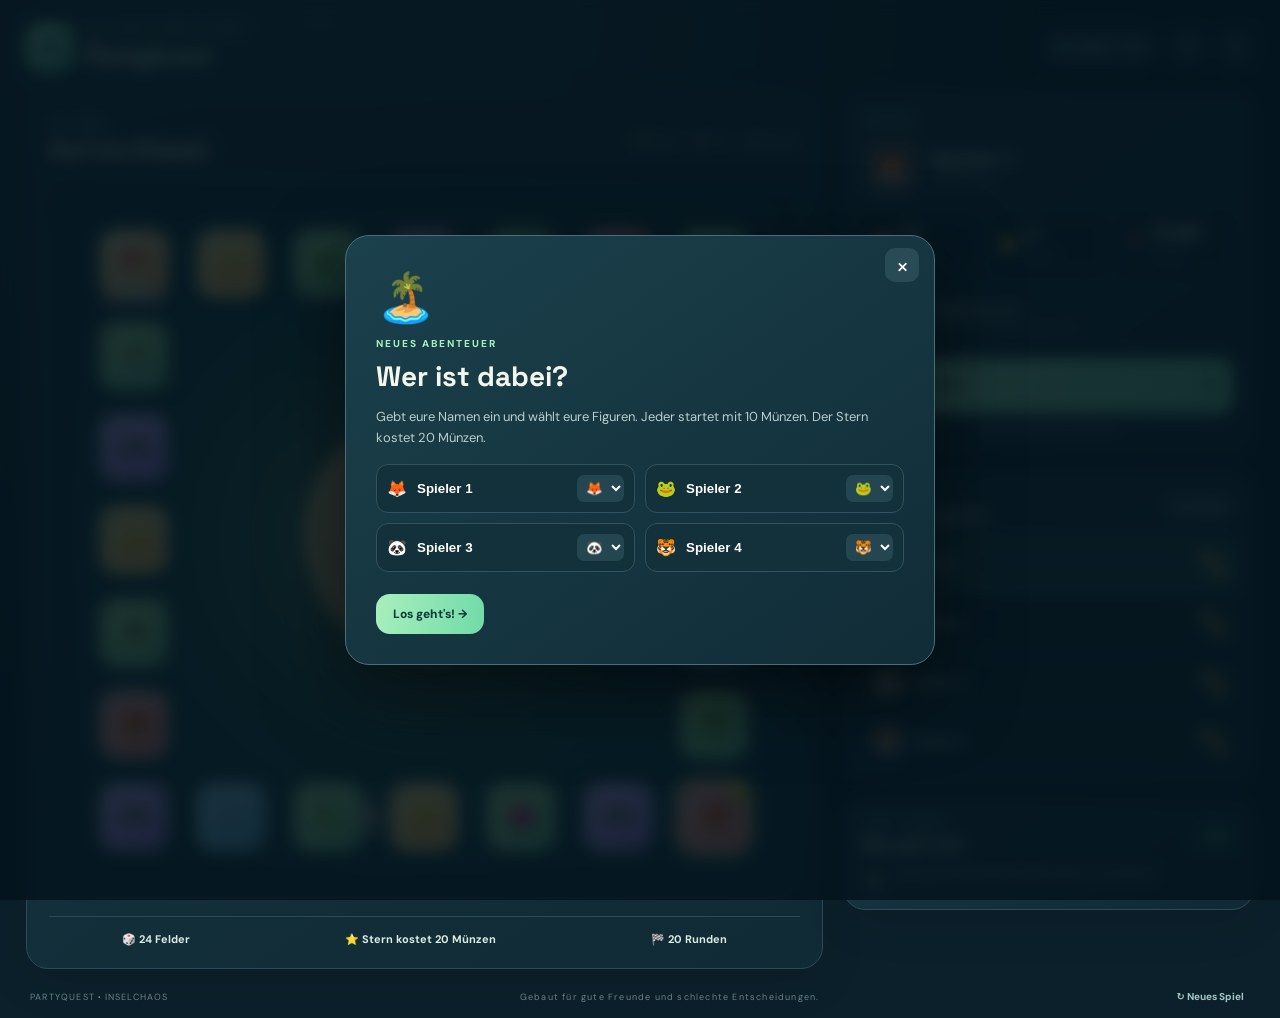
<file: index.html>
<!doctype html>
<html lang="de">
<head>
  <meta charset="utf-8">
  <meta name="viewport" content="width=device-width, initial-scale=1, viewport-fit=cover">
  <meta name="theme-color" content="#102d3a">
  <title>PartyQuest – Inselchaos</title>
  <link rel="stylesheet" href="styles.css">
</head>
<body>
  <div class="app-shell">
    <header class="topbar">
      <div class="brand">
        <div class="brand-mark">PQ</div>
        <div><div class="eyebrow">DAS PARTY-BRETT-SPIEL</div><h1>Party<span>Quest</span></h1></div>
      </div>
      <div class="top-actions">
        <div class="round-pill"><span class="live-dot"></span><span id="roundLabel">Runde 1 / 20</span></div>
        <button class="icon-button" id="rulesBtn" aria-label="Regeln">?</button>
        <button class="icon-button" id="soundBtn" aria-label="Sound umschalten">♫</button>
      </div>
    </header>

    <main class="layout">
      <section class="board-panel panel">
        <div class="section-heading">
          <div><div class="eyebrow">DIE INSEL</div><h2>Auf ins Chaos!</h2></div>
          <div class="legend"><span><i class="legend-dot coin-dot"></i>Münzen</span><span><i class="legend-dot star-dot"></i>Stern</span><span><i class="legend-dot game-dot"></i>Minispiel</span></div>
        </div>
        <div class="board-wrap">
          <div class="island-decor decor-one">🌴</div><div class="island-decor decor-two">🌊</div><div class="island-decor decor-three">🪨</div>
          <div id="board" class="board" aria-label="Spielbrett"></div>
          <div class="board-center">
            <div class="center-sun">☀️</div>
            <div class="center-title">INSEL<br>CHAOS</div>
            <div class="center-sub">ROLL · MOVE · PARTY</div>
            <div class="center-treasure">🏝️</div>
          </div>
        </div>
        <div class="board-footer"><span>🎲 <b>24 Felder</b></span><span>⭐ <b>Stern kostet 20 Münzen</b></span><span>🏁 <b>20 Runden</b></span></div>
      </section>

      <aside class="sidebar">
        <section class="panel current-panel">
          <div class="eyebrow">AM ZUG</div>
          <div class="current-player">
            <div id="activeAvatar" class="avatar large">🦊</div>
            <div class="player-info"><h2 id="activeName">Spieler 1</h2><div id="activeStatus" class="muted">Bereit für den Zug?</div></div>
          </div>
          <div class="stats-row">
            <div class="stat-box"><span class="stat-icon">🪙</span><div><strong id="activeCoins">10</strong><small>Münzen</small></div></div>
            <div class="stat-box"><span class="stat-icon">⭐</span><div><strong id="activeStars">0</strong><small>Sterne</small></div></div>
            <div class="stat-box"><span class="stat-icon">📍</span><div><strong id="activePosition">START</strong><small>Position</small></div></div>
          </div>
          <div class="dice-area">
            <div id="dice" class="dice">⚀</div>
            <div class="dice-copy"><strong id="diceTitle">Würfel bereit?</strong><span id="diceText">Würfle und entdecke dein Feld.</span></div>
          </div>
          <button id="rollBtn" class="primary-button"><span>🎲</span> Würfeln <span class="button-arrow">→</span></button>
          <div id="turnHint" class="turn-hint">Jeder Zug kann alles ändern.</div>
        </section>

        <section class="panel players-panel">
          <div class="section-heading compact"><div><div class="eyebrow">DIE CREW</div><h3>Spielerübersicht</h3></div><span class="mini-badge">4 PLAYERS</span></div>
          <div id="playerList" class="player-list"></div>
        </section>

        <section class="panel feed-panel">
          <div class="section-heading compact"><div><div class="eyebrow">LIVE-TICKER</div><h3>Was geht ab?</h3></div><span class="live-label">LIVE</span></div>
          <div id="eventLog" class="event-log" aria-live="polite"></div>
        </section>
      </aside>
    </main>

    <footer class="bottom-bar"><span>PARTYQUEST <b>·</b> INSELCHAOS</span><span>Gebaut für gute Freunde und schlechte Entscheidungen.</span><button id="restartBtn" class="text-button">↻ Neues Spiel</button></footer>
  </div>

  <div id="overlay" class="overlay hidden" role="dialog" aria-modal="true">
    <div id="modal" class="modal">
      <button id="closeModal" class="modal-close" aria-label="Schließen">×</button>
      <div id="modalContent"></div>
    </div>
  </div>
  <script src="app.js"></script>
</body>
</html>
</file>
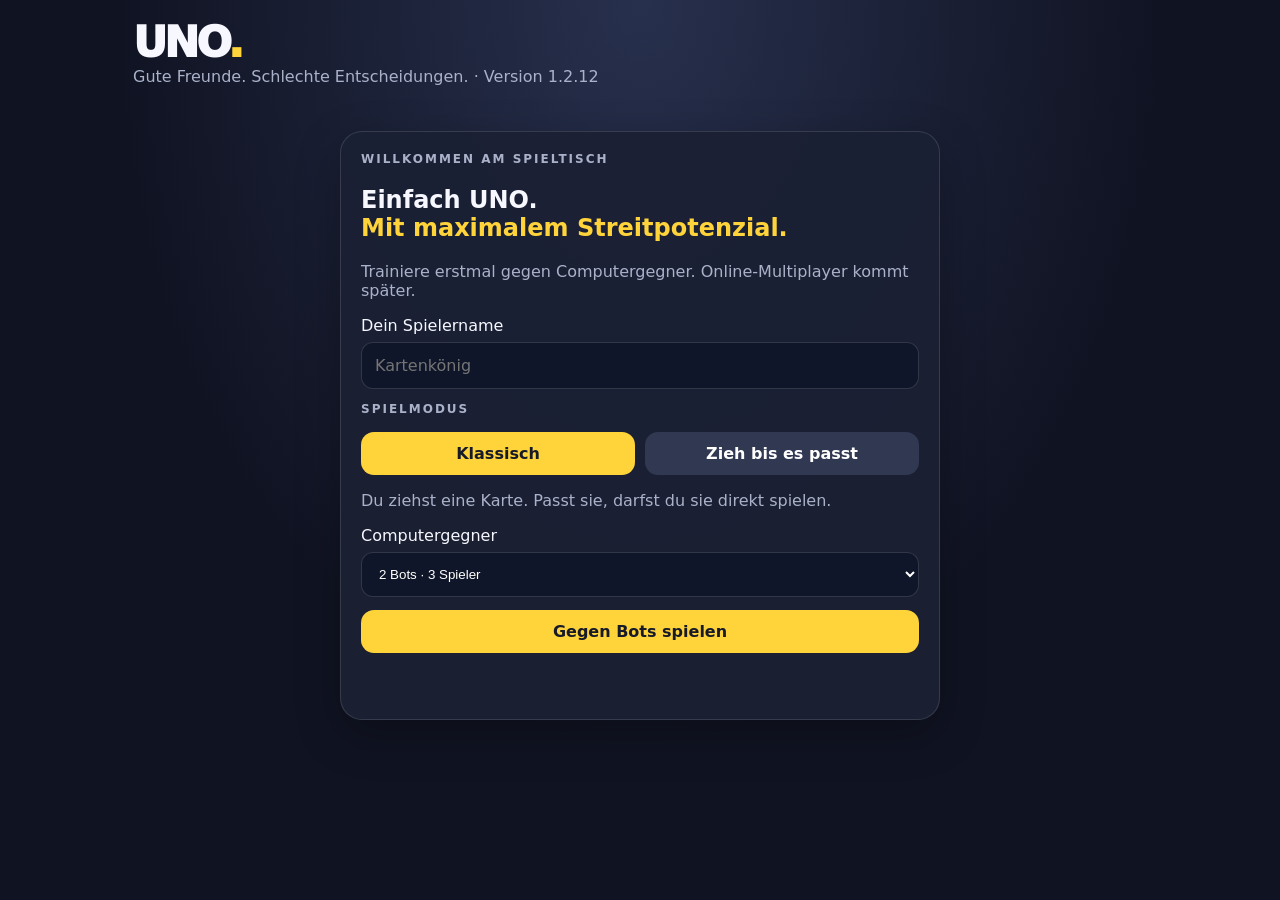
<file: uno/index.html>
<!doctype html><html lang="de"><head><meta charset="utf-8"><meta name="viewport" content="width=device-width,initial-scale=1,maximum-scale=1,user-scalable=no"><meta name="theme-color" content="#101322"><title>UNO</title><style>
:root{--bg:#101322;--panel:#1b2034;--muted:#aab2ca;--white:#f7f8ff;--accent:#ffd43b}*{box-sizing:border-box}body{margin:0;background:radial-gradient(ellipse at top,#27304d,#101322 58%);color:var(--white);font-family:system-ui,Arial,sans-serif;min-height:100vh}button,input{font:inherit}button{border:0;border-radius:13px;padding:12px 16px;font-weight:850;cursor:pointer;background:#f4f5fb;color:#171a29}button:disabled{opacity:.35;cursor:not-allowed}.primary{background:var(--accent)}.ghost{background:#303852;color:white}.wrap{max-width:1050px;margin:auto;padding:18px}.top{display:flex;justify-content:space-between;align-items:center}.logo{font-size:42px;font-weight:1000;letter-spacing:-3px}.logo span{color:var(--accent)}.tag,.muted{color:var(--muted)}.panel{background:#1b2034eF;border:1px solid #ffffff20;border-radius:22px;padding:20px;box-shadow:0 15px 45px #0004}.screen{display:none}.screen.active{display:block}.home{max-width:600px;margin:45px auto}.field{display:grid;gap:7px;margin:13px 0}.field input{background:#101629;border:1px solid #ffffff24;border-radius:12px;padding:13px;color:white;width:100%}.mode{display:flex;gap:10px;margin:16px 0}.mode button{flex:1;background:#303852;color:white}.mode button.selected{background:var(--accent);color:#171a29}.row{display:flex;gap:10px;flex-wrap:wrap}.row>*{flex:1}.section{font-size:12px;text-transform:uppercase;letter-spacing:2px;color:var(--muted);font-weight:900}.roomcode{font-size:30px;letter-spacing:8px;font-weight:1000;color:var(--accent)}.table{margin:20px 0;padding:16px;border-radius:22px;background:linear-gradient(135deg,#202943,#161b2c);min-height:230px}.players{display:flex;justify-content:center;gap:10px;flex-wrap:wrap}.player{padding:10px 14px;background:#303852;border-radius:12px;min-width:95px;text-align:center;border:2px solid transparent}.player.current{border-color:var(--accent);background:#45432e}.player small{display:block;color:#c2c8da}.center{display:flex;align-items:center;justify-content:center;gap:30px;flex-wrap:wrap;margin:22px 0}.card{width:84px;height:124px;border:4px solid white;border-radius:14px;display:flex;align-items:center;justify-content:center;position:relative;color:white;font-size:31px;font-weight:1000;text-shadow:1px 2px 3px #0008;box-shadow:0 5px 12px #0006;flex-shrink:0;cursor:pointer}.card:before{content:'';position:absolute;inset:8px;border:2px solid #ffffff9a;border-radius:50%;transform:rotate(-25deg) scale(.78)}.card span{z-index:1}.red{background:#ed344c}.blue{background:#2878e8}.green{background:#18a66a}.yellow{background:#f3c928;color:#282313;text-shadow:none}.wild{background:conic-gradient(#ed344c 0 25%,#2878e8 0 50%,#18a66a 0 75%,#f3c928 0)}.back{background:linear-gradient(135deg,#5c42c9,#21154f);cursor:default}.back:after{content:'UNO';z-index:1;background:#e93b52;border:3px solid white;border-radius:50%;padding:5px;font-size:19px;transform:rotate(-25deg)}.back:before{display:none}.smallcard{width:58px;height:87px;font-size:23px;border-width:3px}.smallcard:before{inset:5px}.hand{display:flex;justify-content:center;align-items:flex-end;gap:4px;flex-wrap:wrap;min-height:120px;padding:12px 0}.hand .card{margin-left:-9px}.hand .card:first-child{margin-left:0}.hand .card:hover{transform:translateY(-10px)}.actions{display:flex;justify-content:center;gap:10px;flex-wrap:wrap;margin:12px 0}.status{text-align:center;color:var(--muted);min-height:24px}.modal{position:fixed;inset:0;background:#050713df;display:none;align-items:center;justify-content:center;padding:20px;z-index:10}.modal.show{display:flex}.modalbox{width:min(440px,100%);text-align:center}.colors{display:flex;gap:10px;justify-content:center;margin:20px 0}.colors button{width:65px;height:65px;border-radius:50%;border:4px solid white}.redbg{background:#ed344c}.bluebg{background:#2878e8}.greenbg{background:#18a66a}.yellowbg{background:#f3c928}.toast{position:fixed;bottom:18px;left:50%;transform:translateX(-50%);background:#fff;color:#171a29;padding:12px 18px;border-radius:12px;font-weight:850;display:none;z-index:20;max-width:90%;text-align:center}.toast.show{display:block}@media(max-width:600px){.wrap{padding:12px}.home{margin:22px auto}.card{width:66px;height:98px;font-size:26px}.smallcard{width:51px;height:76px;font-size:20px}.center{gap:18px}.panel{padding:15px}}
</style></head><body><div class="wrap"><header class="top"><div><div class="logo">UNO<span>.</span></div><div class="tag">Gute Freunde. Schlechte Entscheidungen. · Version 1.2.12</div></div><button class="ghost" id="homeBtn" style="display:none" onclick="leaveGame()">Menü</button></header>
<section id="home" class="screen active"><div class="panel home"><div class="section">Willkommen am Spieltisch</div><h1>Einfach UNO.<br><span style="color:var(--accent)">Mit maximalem Streitpotenzial.</span></h1><p class="muted">Trainiere erstmal gegen Computergegner. Online-Multiplayer kommt später.</p><div class="field"><label>Dein Spielername</label><input id="name" maxlength="16" placeholder="Kartenkönig"></div><div class="section">Spielmodus</div><div class="mode"><button id="modeClassic" class="selected" onclick="setMode('classic')">Klassisch</button><button id="modeDraw" onclick="setMode('draw')">Zieh bis es passt</button></div><p id="modeText" class="muted">Du ziehst eine Karte. Passt sie, darfst du sie direkt spielen.</p><div class="field"><label>Computergegner</label><select id="botCount" style="background:#101629;border:1px solid #ffffff24;border-radius:12px;padding:13px;color:white;width:100%"><option value="1">1 Bot · 2 Spieler</option><option value="2" selected>2 Bots · 3 Spieler</option><option value="3">3 Bots · 4 Spieler</option></select></div><button class="primary" style="width:100%" onclick="const s=document.getElementById('homeStatus');let syntax='';try{new Function(document.scripts[0].textContent);syntax='Syntax: OK'}catch(e){syntax='Syntaxfehler: '+(e&&e.message?e.message:String(e))}const d='Hauptskript: '+(window.__unoMainScriptReached?'geladen':'NICHT geladen')+' · Startfunktion: '+typeof window.startBotGame+' · Bootstrap: '+String(window.__unoScriptReached)+' · '+syntax;s.textContent=d;if(window.__unoMainScriptReached&&typeof window.startBotGame==='function'){try{window.startBotGame()}catch(e){s.textContent=d+' · Fehler: '+(e&&e.message?e.message:String(e));console.error(e)}}else{s.textContent=d+' · Hauptskript fehlt; Start wird nicht ausgeführt.'}">Gegen Bots spielen</button><p id="homeStatus" class="muted" role="status" aria-live="polite" style="min-height:20px;font-size:13px"></p></div></section>
<section id="lobby" class="screen"><div class="panel home"><div class="section">Warteraum</div><h2>Raumcode</h2><div id="roomCode" class="roomcode"></div><p class="muted">Schick den Code an deine Mitspieler.</p><div id="lobbyPlayers" class="players"></div><p id="lobbyStatus" class="status"></p><button id="startBtn" class="primary" style="width:100%" onclick="startGame()">Spiel starten</button><button class="ghost" style="width:100%;margin-top:9px" onclick="leaveGame()">Verlassen</button></div></section>
<section id="game" class="screen"><div class="row"><div><div class="section">Spielmodus</div><b id="gameMode"></b></div><div style="text-align:right"><div class="section">Raum</div><b id="gameCode"></b></div></div><div class="table"><div id="opponents" class="players"></div><div class="center"><div><div class="section" style="text-align:center">Ablagestapel</div><div id="topCard" class="card red"><span>7</span></div></div><div><div class="section" style="text-align:center">Ziehstapel</div><div class="card back"></div><div id="deckCount" class="status"></div></div></div><div id="turnStatus" class="status"></div></div><div class="section">Deine Karten <span id="handCount"></span></div><div id="hand" class="hand"></div><div class="actions"><button class="primary" id="drawBtn" onclick="drawCard()">Karte ziehen</button><button class="ghost" id="passBtn" onclick="passTurn()" style="display:none">Zug beenden</button><button class="ghost" id="unoBtn" onclick="callUno()">UNO!</button><button class="danger" id="catchBtn" onclick="catchUno()" style="display:none">UNO vergessen!</button></div><div id="gameMessage" class="status"></div></section></div>
<div id="colorModal" class="modal"><div class="panel modalbox"><h2>Farbe wählen</h2><p class="muted">Welche Farbe soll gelten?</p><div class="colors"><button class="redbg" onclick="chooseColor('red')"></button><button class="bluebg" onclick="chooseColor('blue')"></button><button class="greenbg" onclick="chooseColor('green')"></button><button class="yellowbg" onclick="chooseColor('yellow')"></button></div></div></div>
<div id="endModal" class="modal"><div class="panel modalbox"><div class="section">Runde beendet</div><h1 id="winnerTitle"></h1><p id="winnerText" class="muted"></p><button class="primary" onclick="closeEnd()">Zurück zur Lobby</button></div></div><div id="toast" class="toast"></div>
<script>window.__unoScriptReached='bootstrap';window.startBotGame=function(){const status=document.getElementById('homeStatus');try{if(!status)throw new Error('Statusfeld fehlt');status.textContent='Spielstart-Funktion läuft …';myName=$('name').value.trim()||'Spieler';localGame=true;host=true;peer?.destroy();peer=null;hostConn=null;connections={};myId='local-human';room='LOKAL';players=[makePlayer(myId,myName)];const count=Math.max(1,Math.min(3,Number($('botCount').value)||2));for(let i=1;i<=count;i++)players.push(makePlayer('bot-'+i,'Bot '+i));const deck=newDeck();players.forEach(p=>{p.hand=deck.splice(0,7);p.saidUno=false});let first=deck.shift();while(first.color==='wild'){deck.push(first);first=deck.shift()}state={deck,discard:[first],currentColor:first.color,turn:0,direction:1,mode,players:players.map(p=>p.id),pending:null,drawn:false,drawCount:0,lastDrawId:null};status.textContent='';screen('game');renderGame();scheduleBotTurn()}catch(e){if(status)status.textContent='Spielstart fehlgeschlagen: '+(e&&e.message?e.message:String(e));console.error(e)}};;
window.__unoMainScriptReached=true;window.__unoScriptReached=true;
window.addEventListener('error',e=>{const m='JavaScript-Fehler: '+(e.message||'Unbekannter Fehler')+(e.lineno?' (Zeile '+e.lineno+')':'');const s=document.getElementById('homeStatus');if(s)s.textContent=m;const g=document.getElementById('gameMessage');if(g)g.textContent=m;console.error(m,e.error)});window.addEventListener('unhandledrejection',e=>{const m='Fehler: '+(e.reason?.message||String(e.reason||'Unbekannt'));const s=document.getElementById('homeStatus');if(s)s.textContent=m;const g=document.getElementById('gameMessage');if(g)g.textContent=m;console.error(m)});
const $=id=>document.getElementById(id),colors=['red','blue','green','yellow'];let mode='classic',peer=null,host=false,hostConn=null,connections={},players=[],room='',state=null,myId='',myName='',pendingWild=null,toastTimer=null,drawnCardId=null,localGame=false,botBusy=false,botTimer=null;
window.addEventListener('DOMContentLoaded',()=>{const s=document.getElementById('homeStatus');if(s)s.textContent='JavaScript geladen · bereit';});
function setMode(m){mode=m;$('modeClassic').classList.toggle('selected',m==='classic');$('modeDraw').classList.toggle('selected',m==='draw');$('modeText').textContent=m==='classic'?'Du ziehst eine Karte. Passt sie, darfst du sie direkt spielen.':'Du ziehst, bis eine Karte passt. Du darfst freiwillig weiterziehen, auch wenn du schon legen könntest. Erst wenn du aufhörst, musst du spielen.'}
function screen(s){['home','lobby','game'].forEach(x=>$(x).classList.toggle('active',x===s));$('homeBtn').style.display=s==='home'?'none':'block'}
function say(t){$('toast').textContent=t;$('toast').classList.add('show');const status=$('homeStatus');if(status&&$('home').classList.contains('active'))status.textContent=t;clearTimeout(toastTimer);toastTimer=setTimeout(()=>$('toast').classList.remove('show'),5000)}
function code(){return Math.random().toString(36).slice(2,8).toUpperCase()}
function shuffle(a){for(let i=a.length-1;i>0;i--){let j=Math.floor(Math.random()*(i+1));[a[i],a[j]]=[a[j],a[i]]}return a}
function newDeck(){let d=[],id=0;for(const c of colors){d.push({id:id++,color:c,value:'0'});for(let n=1;n<=9;n++)for(let j=0;j<2;j++)d.push({id:id++,color:c,value:String(n)});for(const v of ['skip','reverse','draw2'])for(let j=0;j<2;j++)d.push({id:id++,color:c,value:v})}for(let j=0;j<4;j++){d.push({id:id++,color:'wild',value:'wild'},{id:id++,color:'wild',value:'wild4'})}return shuffle(d)}
function makePlayer(id,name){return{id,name,hand:[],saidUno:false}}

function createRoom(){const status=$('homeStatus');try{myName=$('name').value.trim()||'Spieler 1';host=true;room=code();const id='uno-'+room.toLowerCase();if(!window.Peer){status.textContent='PeerJS wurde nicht geladen. Bitte Seite neu laden oder ein anderes Netzwerk testen.';return}status.textContent='Raum wird erstellt … Verbindung zum Spielserver wird aufgebaut.';peer=new Peer(id,{host:'0.peerjs.com',port:443,path:'/',secure:true,debug:2});const thisPeer=peer;let opened=false;thisPeer.on('open',()=>{if(peer!==thisPeer)return;opened=true;myId=peer.id;players=[makePlayer(myId,myName)];status.textContent='';screen('lobby');renderLobby()});thisPeer.on('error',e=>{if(peer!==thisPeer)return;const msg=e.type==='unavailable-id'?'Dieser Raumcode ist bereits vergeben. Bitte erneut auf „Raum erstellen“ tippen.':'Verbindung fehlgeschlagen ('+(e.type||e.message||'unbekannter Fehler')+'). Bitte Seite neu laden oder ein anderes Netzwerk testen.';status.textContent=msg;say(msg)});thisPeer.on('disconnected',()=>{if(peer===thisPeer&&!opened)status.textContent='Verbindung zum Spielserver wurde unterbrochen. Bitte erneut versuchen.'});thisPeer.on('close',()=>{if(peer===thisPeer&&!opened)status.textContent='Verbindung zum Spielserver geschlossen. Bitte erneut versuchen.'});setTimeout(()=>{if(peer===thisPeer&&!opened&&!$('lobby').classList.contains('active')){status.textContent='Zeitüberschreitung: Der Spielserver hat nach 12 Sekunden nicht geantwortet. Das kann an einer Netzwerksperre liegen. Teste bitte ein anderes WLAN oder mobile Daten.';try{thisPeer.destroy()}catch(e){}}},12000)}catch(e){status.textContent='Fehler beim Erstellen des Raums: '+(e.message||e);say(status.textContent)}}
function connectPeer(id,ready){if(!window.Peer){say('PeerJS konnte nicht geladen werden.');return}peer=new Peer(id);peer.on('open',()=>ready&&ready());peer.on('connection',conn=>{conn.on('open',()=>{if(!host)return;if(players.length>=4){conn.send({type:'error',message:'Raum ist voll'});conn.close();return}const p=makePlayer(conn.peer,conn.metadata?.name||'Spieler');players.push(p);connections[conn.peer]=conn;conn.send({type:'welcome',room,players,mode});broadcastLobby();conn.on('data',msg=>handleHostMessage(conn.peer,msg));conn.on('close',()=>{players=players.filter(x=>x.id!==conn.peer);delete connections[conn.peer];if(state){state.players=players.map(p=>p.id);if(state.turn>=players.length)state.turn=0;broadcastState()}else broadcastLobby()})})});peer.on('error',e=>say('Verbindung fehlgeschlagen: '+(e.type||e.message||'unbekannter Fehler')))}
function joinRoom(){const c=$('joinCode').value.trim().toUpperCase();if(c.length!==6)return say('Bitte den sechsstelligen Raumcode eingeben.');myName=$('name').value.trim()||'Spieler';room=c;host=false;peer=new Peer();peer.on('open',()=>{myId=peer.id;hostConn=peer.connect('uno-'+room.toLowerCase(),{metadata:{name:myName},reliable:true});hostConn.on('open',()=>hostConn.send({type:'join',name:myName}));hostConn.on('data',handleClientMessage);hostConn.on('close',()=>say('Verbindung zum Host verloren.'))});peer.on('error',()=>say('Raum nicht gefunden oder Verbindung fehlgeschlagen.'))}
function handleHostMessage(id,msg){if(!state)return;if(msg.type==='play')playCard(id,msg.cardId,msg.color);if(msg.type==='draw')drawAction(id);if(msg.type==='pass')passAction(id);if(msg.type==='uno')unoAction(id);if(msg.type==='catch')catchAction(id)}
function handleClientMessage(msg){if(msg.type==='error'){say(msg.message);return}if(msg.type==='welcome'){room=msg.room;players=msg.players;mode=msg.mode;screen('lobby');renderLobby()}if(msg.type==='lobby'){players=msg.players;renderLobby()}if(msg.type==='started'){state=msg.state;players=msg.players;myId=peer.id;screen('game');renderGame()}if(msg.type==='state'){state=msg.state;players=msg.players;renderGame()}if(msg.type==='ended')showWinner(msg.winner,msg.black,msg.text)}
function broadcastLobby(){const p={type:'lobby',players};Object.values(connections).forEach(c=>c.open&&c.send(p));renderLobby()}
function renderLobby(){$('roomCode').textContent=room;$('lobbyPlayers').innerHTML=players.map((p,i)=>'<div class="player">'+escapeHtml(p.name)+(host&&i===0?' · Host':'')+'</div>').join('');$('startBtn').style.display=host?'block':'none';$('startBtn').disabled=players.length<2;$('lobbyStatus').textContent=players.length<2?'Warte auf mindestens einen Mitspieler …':players.length+'/4 Spieler bereit.'}
function startGame(){if(!host||players.length<2)return;const deck=newDeck();players.forEach(p=>{p.hand=deck.splice(0,7);p.saidUno=false});let first=deck.shift();while(first.color==='wild'){deck.push(first);first=deck.shift()}state={deck,discard:[first],currentColor:first.color,turn:0,direction:1,mode,players:players.map(p=>p.id),pending:null,drawn:false,drawCount:0,lastDrawId:null};broadcastStarted()}
function clientView(id){const st=JSON.parse(JSON.stringify(state));st.deck=Array.from({length:state.deck.length},()=>({hidden:true}));const ps=players.map(p=>({...p,hand:p.id===id?p.hand.map(c=>({...c})):Array.from({length:p.hand.length},()=>({hidden:true}))}));return{state:st,players:ps}}function broadcastStarted(){Object.entries(connections).forEach(([id,c])=>{if(c.open)c.send({type:'started',...clientView(id)})});screen('game');renderGame();scheduleBotTurn()}
function broadcastState(){if(!host)return;Object.entries(connections).forEach(([id,c])=>{if(c.open)c.send({type:'state',...clientView(id)})});renderGame();scheduleBotTurn()}
function botColor(p){const counts={red:0,blue:0,green:0,yellow:0};p.hand.forEach(c=>{if(counts[c.color]!==undefined)counts[c.color]++});return Object.keys(counts).sort((a,b)=>counts[b]-counts[a])[0]}
function scheduleBotTurn(){if(!localGame||!state||botBusy)return;const p=current();if(!p||!p.id.startsWith('bot-'))return;botBusy=true;clearTimeout(botTimer);botTimer=setTimeout(()=>runBotTurn(p.id),650)}
function runBotTurn(pid){if(!localGame||!state||current()?.id!==pid){botBusy=false;return}const p=current();try{if(state.pending){for(let i=0;i<state.pending.amount;i++)p.hand.push(take());state.pending=null;state.turn=advance(state.turn,1);state.drawn=false;state.drawCount=0;broadcastState();return}
let playable=p.hand.filter(canPlay).filter(c=>c.value!=='wild4'||!p.hand.some(x=>x.color===state.currentColor));if(state.mode==='classic'){if(!playable.length){const c=take();p.hand.push(c);if(canPlay(c))playable=[c];else{state.turn=advance(state.turn,1);state.drawn=false;state.drawCount=0;broadcastState();return}}}else{let safety=0;while(!playable.length&&safety++<108){p.hand.push(take());playable=p.hand.filter(canPlay).filter(c=>c.value!=='wild4'||!p.hand.some(x=>x.color===state.currentColor))}if(!playable.length){state.turn=advance(state.turn,1);broadcastState();return}}
playable.sort((a,b)=>{const score=c=>((c.value==='wild4'?5:c.value==='wild'?4:['draw2','skip','reverse'].includes(c.value)?2:0));return score(b)-score(a)});const chosen=playable[0];playCard(pid,chosen.id,chosen.color==='wild'?botColor(p):undefined);if(p.hand.length===1)p.saidUno=true;
}catch(e){say('Bot-Fehler: '+e.message)}finally{botBusy=false;if(state)setTimeout(scheduleBotTurn,250)}}
function current(){return players.find(p=>p.id===state.players[state.turn])}function me(){return players.find(p=>p.id===myId)}function top(){return state.discard[state.discard.length-1]}
function canPlay(c){return c.color==='wild'||c.color===state.currentColor||c.value===top().value}
function cardLabel(c){return c.value==='skip'?'⊘':c.value==='reverse'?'⇄':c.value==='draw2'?'+2':c.value==='wild'?'★':c.value==='wild4'?'+4':c.value}
function renderGame(){if(!state)return;const cp=current(),mine=me();$('gameMode').textContent=state.mode==='draw'?'Zieh bis es passt':'Klassisch';$('gameCode').textContent=room;$('opponents').innerHTML=players.filter(p=>p.id!==myId).map(p=>'<div class="player '+(p.id===cp?.id?'current':'')+'">'+escapeHtml(p.name)+'<small>'+p.hand.length+' Karten</small></div>').join('');const t=top();$('topCard').className='card '+(t.color==='wild'?'wild':t.color);$('topCard').innerHTML='<span>'+cardLabel(t)+'</span>';$('deckCount').textContent=state.deck.length+' Karten';$('turnStatus').textContent=cp?.id===myId?'Du bist dran.':cp?.name+' ist dran.';$('handCount').textContent='('+((mine?.hand||[]).length)+')';$('hand').innerHTML=(mine?.hand||[]).map(c=>'<div class="card smallcard '+(c.color==='wild'?'wild':c.color)+'" onclick="tryPlay('+c.id+')"><span>'+cardLabel(c)+'</span></div>').join('');const turn=cp?.id===myId;$('drawBtn').disabled=!turn||state.drawn&&state.mode==='classic';$('passBtn').style.display=turn&&((state.mode==='draw'&&state.drawCount>0&&mine.hand.some(canPlay))||(state.mode==='classic'&&state.drawn&&state.lastDrawPlayable))?'inline-block':'none';$('unoBtn').disabled=!turn||mine?.hand.length!==1;$('catchBtn').style.display=players.some(p=>p.id!==myId&&p.hand.length===1&&!p.saidUno)?'inline-block':'none';$('gameMessage').textContent='Aktive Farbe: '+({red:'Rot',blue:'Blau',green:'Grün',yellow:'Gelb'}[state.currentColor]||state.currentColor);if(turn&&mine?.hand.length===1&&!mine.saidUno)say('Nur noch eine Karte! UNO rufen.')}
function tryPlay(id){const c=me()?.hand.find(x=>x.id===id);if(!c)return;if(c.color==='wild'){pendingWild={pid:myId,id};$('colorModal').classList.add('show');return}if(host)playCard(myId,id);else hostConn?.send({type:'play',cardId:id})}
function playCard(pid,id,color){if(!host||current()?.id!==pid)return;const p=players.find(x=>x.id===pid),idx=p.hand.findIndex(c=>c.id===id);if(idx<0)return;const c=p.hand[idx];if(!canPlay(c))return say('Die Karte passt nicht.');if(c.value==='wild'||c.value==='wild4'){if(!color){pendingWild={pid,id};if(pid===myId)$('colorModal').classList.add('show');return}if(c.value==='wild4'&&p.hand.some(x=>x.color===state.currentColor))return say('+4 nur, wenn du keine Karte der aktuellen Farbe hast.')}p.hand.splice(idx,1);state.discard.push(c);state.currentColor=c.color==='wild'?color:c.color;p.saidUno=false;state.drawn=false;state.drawCount=0;state.lastDrawId=null;state.lastDrawPlayable=false;let skip=0;if(c.value==='skip')skip=1;if(c.value==='reverse'){state.direction*=-1;if(players.length===2)skip=1}if(c.value==='draw2'){state.pending={target:advance(state.turn,1),amount:2}}if(c.value==='wild4'){state.pending={target:advance(state.turn,1),amount:4}}if(p.id.startsWith('bot-')&&p.hand.length===1)p.saidUno=true;if(p.hand.length===0){endGame(p,c.color==='wild');return}state.turn=advance(state.turn,1+skip);broadcastState()}
function chooseColor(c){$('colorModal').classList.remove('show');if(!pendingWild)return;const w=pendingWild;pendingWild=null;if(host)playCard(w.pid,w.id,c);else hostConn?.send({type:'play',cardId:w.id,color:c})}
function advance(i,n){return (i+state.direction*n+players.length*10)%players.length}
function drawAction(pid){if(!host||current()?.id!==pid)return;const p=current();if(state.pending){for(let i=0;i<state.pending.amount;i++)p.hand.push(take());state.pending=null;state.turn=advance(state.turn,1);state.drawn=false;state.drawCount=0;broadcastState();return}if(state.mode==='classic'){if(state.drawn)return;const c=take();p.hand.push(c);state.drawn=true;state.lastDrawId=c.id;state.lastDrawPlayable=canPlay(c);if(!state.lastDrawPlayable){state.turn=advance(state.turn,1);state.drawn=false}broadcastState();if(state.lastDrawPlayable)say('Die gezogene Karte passt. Du kannst sie spielen oder passen.')}else{const c=take();p.hand.push(c);state.drawCount++;state.drawn=true;state.lastDrawId=c.id;state.lastDrawPlayable=canPlay(c);broadcastState();say(state.lastDrawPlayable?'Die Karte passt. Du kannst aufhören oder weiterziehen.':'Noch nicht passend. Weiterziehen!')}}
function take(){if(!state.deck.length){const last=state.discard.pop();state.deck=shuffle(state.discard.splice(0));state.discard=[last]}return state.deck.pop()}
function drawCard(){if(host)drawAction(myId);else hostConn?.send({type:'draw'})}
function passAction(pid){if(!host||current()?.id!==pid)return;if(state.mode==='draw'&&(!state.drawCount||!current().hand.some(canPlay)))return;if(state.mode==='classic'&&(!state.drawn||!state.lastDrawPlayable))return;state.turn=advance(state.turn,1);state.drawn=false;state.drawCount=0;state.lastDrawId=null;state.lastDrawPlayable=false;broadcastState()}
function passTurn(){if(host)passAction(myId);else hostConn?.send({type:'pass'})}
function unoAction(pid){const p=players.find(x=>x.id===pid);if(!p||p.hand.length!==1)return;p.saidUno=true;if(host)broadcastState();else hostConn?.send({type:'uno'});say('UNO!')}
function callUno(){unoAction(myId)}
function catchAction(pid){if(!host)return;const p=players.find(x=>x.id!==pid&&x.hand.length===1&&!x.saidUno);if(!p)return say('Niemand hat UNO vergessen.');p.hand.push(take(),take());p.saidUno=false;say(p.name+' wurde erwischt und zieht 2 Karten!');broadcastState()}
function catchUno(){if(host)catchAction(myId);else hostConn?.send({type:'catch'})}
function endGame(p,black){const lines=['Du bist ein Kartenhund!','Du kleiner UNO-Ganove.','Schwarzer Joker, schmutziger Sieg.','Du bist ein Farbwechsel-Fuchs.','Legal gewonnen. Sympathisch war es nicht.','Ein echter Karten-Kobold!','Dit war ein mieser Move, du Karten-Rabauke.'];const msg=black?lines[Math.floor(Math.random()*lines.length)]:'Sauber gespielt. Fast schon langweilig.';Object.values(connections).forEach(c=>c.open&&c.send({type:'ended',winner:p.name,black,text:msg}));showWinner(p.name,black,msg)}
function showWinner(winner,black,msg){$('winnerTitle').textContent=winner+' gewinnt!';$('winnerText').textContent=msg|| (black?'Mit schwarzer Karte beendet. Du bist ein Kartenhund!':'Runde gewonnen.');$('endModal').classList.add('show')}
function closeEnd(){$('endModal').classList.remove('show');if(localGame){state=null;players=[];localGame=false;botBusy=false;clearTimeout(botTimer);screen('home');return}if(host){state=null;players.forEach(p=>{p.hand=[];p.saidUno=false});broadcastLobby();screen('lobby')}else screen('lobby')}
function leaveGame(){localGame=false;botBusy=false;clearTimeout(botTimer);peer?.destroy();peer=null;hostConn=null;connections={};players=[];state=null;host=false;room='';myId='';screen('home')}
function escapeHtml(s){return String(s).replace(/[&<>"']/g,c=>({'&':'&amp;','<':'&lt;','>':'&gt;','"':'&quot;',"'":'&#39;'}[c]))}
</script></body></html>
</file>
<file: styles.css>
@import url('https://fonts.googleapis.com/css2?family=DM+Sans:wght@400;500;600;700;800&family=Space+Grotesk:wght@500;600;700&display=swap');
:root{--bg:#0c202b;--panel:#132f3b;--panel2:#183945;--line:#2b4d58;--text:#f4f7ed;--muted:#9bb3b8;--mint:#a8efbd;--gold:#ffd66e;--coral:#ff927b;--blue:#8ed8ff;--purple:#c7a8ff}
*{box-sizing:border-box}body{margin:0;background:radial-gradient(ellipse at 25% 0%,#1b4149 0%,var(--bg) 55%);color:var(--text);font-family:'DM Sans',system-ui,sans-serif;min-height:100vh}button{font:inherit;cursor:pointer}button:disabled{opacity:.45;cursor:not-allowed}.app-shell{max-width:1500px;margin:auto;padding:22px 26px 14px}.topbar{display:flex;align-items:center;justify-content:space-between;margin-bottom:22px;gap:15px}.brand{display:flex;align-items:center;gap:12px}.brand-mark{width:48px;height:48px;border-radius:15px;background:linear-gradient(140deg,var(--mint),#4bbd9b);display:grid;place-items:center;color:#102b35;font-family:'Space Grotesk';font-size:17px;font-weight:800;box-shadow:0 8px 25px #60d6aa26}.eyebrow{font-size:10px;letter-spacing:2px;font-weight:800;color:var(--mint);margin-bottom:4px}.brand h1{font:700 25px 'Space Grotesk';margin:0;letter-spacing:-1px}.brand h1 span{color:var(--mint)}.top-actions{display:flex;align-items:center;gap:10px}.round-pill{border:1px solid var(--line);background:#15323d;padding:10px 14px;border-radius:99px;color:#d8e8e5;font-size:12px;font-weight:700;display:flex;align-items:center;gap:8px}.live-dot{width:7px;height:7px;background:var(--mint);border-radius:50%;box-shadow:0 0 0 4px #a8efbd1a}.icon-button{height:38px;width:38px;border:1px solid var(--line);background:var(--panel);color:var(--text);border-radius:12px;font-weight:800}.layout{display:grid;grid-template-columns:minmax(0,1.55fr) minmax(330px,.8fr);gap:20px;align-items:start}.panel{background:linear-gradient(145deg,#173541f5,#102b36f5);border:1px solid #2b4c57;border-radius:22px;box-shadow:0 14px 45px #00000018}.board-panel{padding:22px;overflow:hidden}.section-heading{display:flex;align-items:center;justify-content:space-between;gap:12px;margin-bottom:18px}.section-heading h2{font:700 25px 'Space Grotesk';margin:0;letter-spacing:-.8px}.section-heading h3{font:700 16px 'Space Grotesk';margin:0}.legend{display:flex;gap:12px;flex-wrap:wrap;font-size:10px;color:var(--muted)}.legend span{display:flex;align-items:center;gap:5px}.legend-dot{width:8px;height:8px;border-radius:50%;display:inline-block}.coin-dot{background:var(--gold)}.star-dot{background:var(--coral)}.game-dot{background:var(--purple)}.board-wrap{position:relative;max-width:790px;margin:auto;aspect-ratio:1.05;min-height:420px;border-radius:26px;overflow:hidden;background:radial-gradient(ellipse at center,#326d65 0%,#1d514e 38%,#17434a 63%,#123641 100%);border:1px solid #3d776c;box-shadow:inset 0 0 0 8px #0b283444,inset 0 0 60px #061c27aa}.board-wrap:before{content:"";position:absolute;inset:5%;border:2px dashed #a6e6b62e;border-radius:45%;transform:rotate(-7deg)}.board-wrap:after{content:"";position:absolute;width:64%;height:60%;left:18%;top:19%;border-radius:48%;background:radial-gradient(ellipse,#b0ca7650,#8ba95722 50%,transparent 70%);pointer-events:none}.board{position:absolute;inset:5%;z-index:2;display:grid;grid-template-columns:repeat(7,1fr);grid-template-rows:repeat(7,1fr);gap:3px}.space{position:relative;align-self:center;justify-self:center;width:clamp(37px,6.4vw,66px);height:clamp(37px,6.4vw,66px);max-width:100%;border:2px solid #ffffff5c;border-radius:17px;display:flex;align-items:center;justify-content:center;flex-direction:column;box-shadow:0 5px 0 #082c31aa,0 8px 13px #001c2630;transition:transform .2s,filter .2s;z-index:3}.space .space-icon{font-size:clamp(17px,2.2vw,25px);line-height:1}.space .space-number{font-size:9px;font-weight:800;position:absolute;top:3px;left:6px;color:#17333a99}.space.normal{background:linear-gradient(145deg,#b4ef9a,#69c68a);color:#16433d}.space.coin{background:linear-gradient(145deg,#ffe99a,#f7b94e);color:#63441b}.space.game{background:linear-gradient(145deg,#d4baff,#9877e8);color:#30225b}.space.luck{background:linear-gradient(145deg,#ffb3a4,#f07876);color:#632c35}.space.shop{background:linear-gradient(145deg,#9de5ff,#57b4dc);color:#173f56}.space.start{background:linear-gradient(145deg,#fff0aa,#f1a94f);color:#5b4218}.space.star-here{outline:4px solid #ffe26b;outline-offset:1px;animation:starPulse 1.5s infinite}.star-marker{position:absolute;top:-10px;right:-7px;font-size:24px;filter:drop-shadow(0 2px 2px #4c300a);z-index:7;animation:float 1.4s ease-in-out infinite}.tokens{position:absolute;bottom:-7px;left:50%;transform:translateX(-50%);display:flex;gap:0;max-width:100%;z-index:8}.token{width:17px;height:17px;border-radius:50%;border:2px solid #fff;display:grid;place-items:center;font-size:10px;box-shadow:0 2px 4px #001d27a0;margin-left:-3px}.token:first-child{margin-left:0}.board-center{position:absolute;z-index:1;left:50%;top:50%;transform:translate(-50%,-50%);width:32%;height:34%;border-radius:47% 53% 46% 54%;background:linear-gradient(145deg,#f0d78e,#c1a85b);box-shadow:0 10px 0 #6c83504d,inset 0 0 0 7px #ffffff28;display:flex;align-items:center;justify-content:center;flex-direction:column;text-align:center;color:#31504a;transform-origin:center}.center-sun{font-size:clamp(19px,3vw,32px)}.center-title{font:800 clamp(17px,2.7vw,28px)/.95 'Space Grotesk';letter-spacing:1px}.center-sub{font-size:7px;letter-spacing:1.2px;font-weight:800;margin-top:7px}.center-treasure{font-size:20px;margin-top:3px}.island-decor{position:absolute;z-index:1;font-size:clamp(22px,3vw,35px);opacity:.8;filter:drop-shadow(0 4px 3px #001d27aa)}.decor-one{top:7%;left:12%}.decor-two{right:8%;top:40%}.decor-three{bottom:8%;left:39%}.board-footer{display:flex;justify-content:space-around;gap:10px;flex-wrap:wrap;margin-top:18px;padding-top:15px;border-top:1px solid #2b4b55;color:var(--muted);font-size:11px}.board-footer b{color:#dcebe4}.sidebar{display:flex;flex-direction:column;gap:14px}.current-panel{padding:20px}.current-player{display:flex;align-items:center;gap:12px;margin:12px 0 18px}.avatar{display:grid;place-items:center;flex-shrink:0;border-radius:15px;background:#274853;font-size:24px;border:1px solid #ffffff25}.avatar.large{width:56px;height:56px;font-size:31px}.player-info h2{font:700 20px 'Space Grotesk';margin:0 0 3px}.muted{color:var(--muted);font-size:11px}.stats-row{display:grid;grid-template-columns:repeat(3,1fr);gap:7px}.stat-box{display:flex;align-items:center;gap:7px;background:#0e2732;border:1px solid #284752;border-radius:13px;padding:10px 8px}.stat-icon{font-size:17px}.stat-box strong{display:block;font:700 18px 'Space Grotesk';line-height:1.1}.stat-box small{font-size:9px;color:var(--muted)}.dice-area{display:flex;align-items:center;gap:12px;padding:16px 2px 13px}.dice{width:53px;height:53px;display:grid;place-items:center;border-radius:14px;background:#f3f3e8;color:#17333c;font-size:38px;box-shadow:0 5px 0 #b8c4b7;flex-shrink:0}.dice.rolling{animation:roll .55s ease-in-out infinite}.dice-copy strong{display:block;font-size:13px;margin-bottom:3px}.dice-copy span{font-size:10px;color:var(--muted);line-height:1.4;display:block}.primary-button{width:100%;border:0;border-radius:14px;padding:14px 16px;background:linear-gradient(100deg,#a8efbd,#71dba8);color:#103b3b;font-size:14px;font-weight:800;box-shadow:0 5px 0 #398b76;display:flex;align-items:center;justify-content:center;gap:10px;transition:transform .12s,filter .12s}.primary-button:active{transform:translateY(3px);box-shadow:0 2px 0 #398b76}.button-arrow{margin-left:auto;font-size:19px}.turn-hint{text-align:center;color:var(--muted);font-size:10px;margin-top:11px}.players-panel,.feed-panel{padding:17px 18px}.compact{margin-bottom:12px}.mini-badge,.live-label{font-size:9px;letter-spacing:1px;font-weight:800;padding:6px 8px;border-radius:7px;background:#294651;color:#b6cbc8}.live-label{color:var(--mint);background:#1a5149}.player-list{display:flex;flex-direction:column;gap:7px}.player-row{display:flex;align-items:center;gap:9px;padding:8px;border-radius:12px;background:#0e2833;border:1px solid transparent}.player-row.active{border-color:#70d8a5;background:#1c4145}.player-row .avatar{width:34px;height:34px;font-size:20px;border-radius:10px}.player-row .row-name{font-size:12px;font-weight:800;flex:1}.player-row .row-score{font-size:10px;color:var(--muted);text-align:right}.player-row .row-score b{color:var(--gold);font-size:13px;display:block}.event-log{display:flex;flex-direction:column;gap:8px;max-height:160px;overflow:auto;padding-right:4px}.log-item{display:flex;gap:9px;font-size:10px;line-height:1.45;color:#c3d6d2}.log-icon{width:25px;height:25px;flex-shrink:0;display:grid;place-items:center;background:#25434c;border-radius:8px;font-size:13px}.log-item b{color:#f3f6e9}.bottom-bar{display:flex;align-items:center;gap:16px;justify-content:space-between;padding:20px 4px 0;color:#66848b;font-size:9px;letter-spacing:1.2px}.bottom-bar b{color:var(--mint)}.text-button{border:0;background:transparent;color:#a4c4c4;font-size:10px;font-weight:800}.overlay{position:fixed;inset:0;z-index:50;background:#04131dd9;backdrop-filter:blur(8px);display:grid;place-items:center;padding:18px;overflow:auto}.hidden{display:none!important}.modal{position:relative;width:min(590px,100%);max-height:92vh;overflow:auto;background:linear-gradient(145deg,#1b414c,#102c37);border:1px solid #47707a;border-radius:24px;padding:30px;box-shadow:0 25px 80px #0008;animation:modalIn .22s ease}.modal-close{position:absolute;right:15px;top:12px;border:0;background:#294b55;color:white;width:34px;height:34px;border-radius:10px;font-size:24px}.modal-kicker{font-size:10px;color:var(--mint);letter-spacing:2px;font-weight:800}.modal h2{font:700 28px 'Space Grotesk';margin:8px 0 8px}.modal p{color:#b7cecd;font-size:13px;line-height:1.6}.modal-hero{font-size:48px;margin-bottom:8px}.modal-actions{display:flex;gap:9px;margin-top:22px;flex-wrap:wrap}.secondary-button{border:1px solid #44646d;border-radius:12px;background:#183943;color:#e8f2eb;padding:12px 16px;font-weight:800;font-size:12px}.primary-button.small{width:auto;padding:12px 17px;font-size:12px;box-shadow:none}.choice-grid{display:grid;grid-template-columns:repeat(2,1fr);gap:9px;margin-top:16px}.choice-card{background:#163843;border:1px solid #355862;border-radius:14px;padding:14px;text-align:left;color:white}.choice-card:hover{border-color:var(--mint)}.choice-card strong{display:block;font-size:13px;margin:6px 0}.choice-card span{font-size:11px;color:var(--muted)}.minigame-box{margin-top:18px;background:#0d2731;border:1px solid #31515c;border-radius:17px;padding:18px;text-align:center}.big-number{font:700 42px 'Space Grotesk';color:var(--gold);margin:12px}.game-question{font-size:16px;font-weight:800;margin:10px 0}.answer-row{display:flex;justify-content:center;gap:8px;flex-wrap:wrap;margin:15px 0}.answer-btn{min-width:70px;padding:12px 16px;background:#244752;color:white;border:1px solid #42656d;border-radius:12px;font-weight:800}.answer-btn:hover{background:#30606a}.progress-track{height:8px;border-radius:99px;background:#29464e;overflow:hidden;margin:12px 0}.progress-fill{height:100%;background:var(--mint);width:0;transition:width .15s}.memory-grid{display:grid;grid-template-columns:repeat(4,1fr);gap:8px;margin:14px auto;max-width:330px}.memory-card{aspect-ratio:1;border:1px solid #3b606a;border-radius:12px;background:#204650;font-size:25px;color:white}.memory-card.revealed{background:#d0c0ff;color:#30234d}.reaction-pad{height:140px;width:100%;border:0;border-radius:15px;background:#d56e65;color:#fff;font-size:19px;font-weight:800;margin-top:12px}.reaction-pad.go{background:#70d9a0;color:#123b35}.input-answer{width:100%;padding:13px;border-radius:12px;background:#173a45;color:white;border:1px solid #42646d;font:700 18px 'Space Grotesk';text-align:center}.result-score{display:flex;justify-content:center;gap:16px;margin:16px 0}.result-score div{background:#12303a;border-radius:13px;padding:12px 20px}.result-score strong{display:block;font:700 24px 'Space Grotesk';color:var(--gold)}.result-score span{font-size:10px;color:var(--muted)}.rules-list{padding-left:18px;color:#c4d7d2;font-size:13px;line-height:1.8}.setup-grid{display:grid;grid-template-columns:repeat(2,1fr);gap:10px;margin-top:15px}.setup-player{display:flex;gap:8px;align-items:center;background:#12313b;border:1px solid #31535e;border-radius:12px;padding:10px}.setup-player input{width:100%;min-width:0;background:transparent;color:white;border:0;outline:none;font-weight:700}.setup-player select{background:#244650;color:white;border:0;border-radius:7px;padding:5px;max-width:65px}.confetti{font-size:35px;letter-spacing:5px}@keyframes roll{0%{transform:rotate(0) scale(1)}40%{transform:rotate(90deg) scale(1.12)}70%{transform:rotate(220deg) scale(.9)}100%{transform:rotate(360deg) scale(1)}}@keyframes float{0%,100%{transform:translateY(0) rotate(-6deg)}50%{transform:translateY(-5px) rotate(6deg)}}@keyframes starPulse{0%,100%{box-shadow:0 0 0 4px #ffe26b80}50%{box-shadow:0 0 0 7px #ffe26b35}}@keyframes modalIn{from{opacity:0;transform:translateY(10px) scale(.98)}to{opacity:1;transform:translateY(0) scale(1)}}@media(min-width:1100px){.board-wrap{min-height:530px}.space{width:clamp(45px,5.5vw,68px);height:clamp(45px,5.5vw,68px)}}@media(max-width:950px){.app-shell{padding:15px}.layout{grid-template-columns:1fr}.sidebar{display:grid;grid-template-columns:1fr 1fr}.current-panel{grid-row:span 2}.board-wrap{min-height:0}.space{width:clamp(36px,8vw,62px);height:clamp(36px,8vw,62px)}}@media(max-width:600px){.app-shell{padding:12px}.topbar{margin-bottom:14px}.brand-mark{width:41px;height:41px}.brand h1{font-size:22px}.round-pill{font-size:10px;padding:9px}.icon-button{width:34px;height:34px}.layout{gap:12px}.board-panel{padding:13px;border-radius:18px}.section-heading h2{font-size:22px}.legend{gap:7px;font-size:9px}.board-wrap{aspect-ratio:1;min-height:0}.board{inset:4%;gap:1px}.space{width:clamp(29px,9vw,45px);height:clamp(29px,9vw,45px);border-radius:11px;border-width:1px}.space .space-icon{font-size:clamp(13px,4vw,20px)}.space .space-number{font-size:7px;top:2px;left:4px}.token{width:13px;height:13px;font-size:8px;border-width:1px}.star-marker{font-size:18px;top:-8px;right:-5px}.board-center{width:35%;height:34%}.center-title{font-size:clamp(14px,4vw,22px)}.center-sub{font-size:5px}.center-treasure{font-size:15px}.island-decor{font-size:20px}.board-footer{font-size:9px;gap:7px}.sidebar{display:flex;gap:12px}.current-panel{padding:16px}.players-panel,.feed-panel{padding:15px}.bottom-bar{flex-wrap:wrap;gap:8px}.bottom-bar>span:nth-child(2){display:none}.modal{padding:25px 18px}.modal h2{font-size:24px}.choice-grid{gap:7px}.choice-card{padding:11px}.setup-grid{grid-template-columns:1fr}.stats-row{gap:5px}.stat-box{padding:8px 5px;gap:5px}.stat-box strong{font-size:16px}}
</file>
